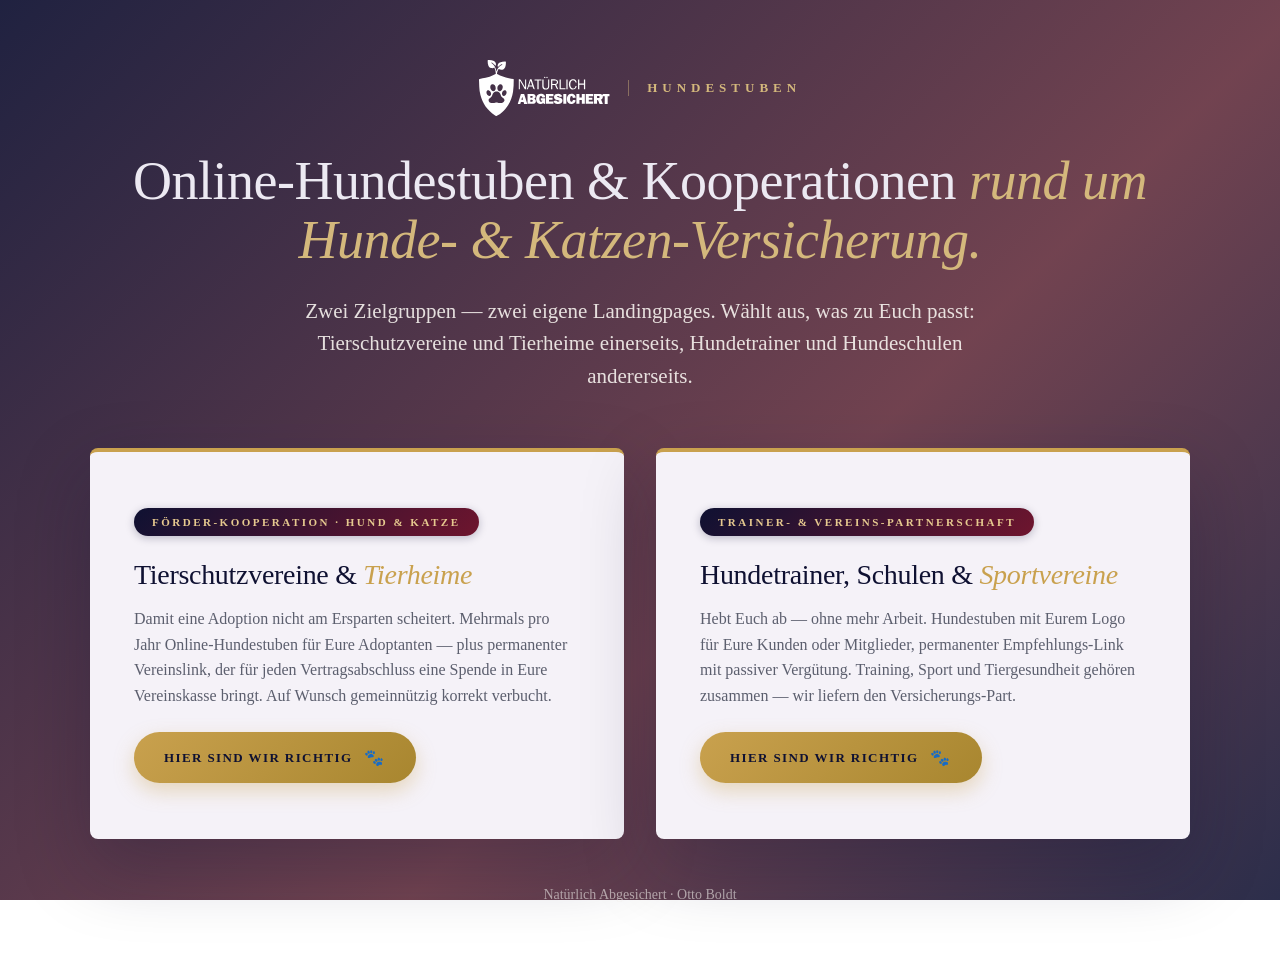
<file: index.html>
<!DOCTYPE html>
<html lang="de">
<head>
<meta charset="UTF-8">
<meta name="viewport" content="width=device-width, initial-scale=1.0">
<meta name="description" content="Natürlich Abgesichert — Online-Hundestuben und Kooperationen rund um Hunde- und Katzen-Versicherung. Zwei Landingpages: für Tierschutzvereine/Tierheime (Hund &amp; Katze) und für Hundetrainer.">
<title>Natürlich Abgesichert — Hundestuben · Auswahl</title>
<link rel="icon" type="image/svg+xml" href="assets/logo.svg">
<style>
  :root {
    --royal-deep: #0F1132;
    --royal-mid:  #1E2153;
    --wine-deep:  #4A0E1F;
    --wine-mid:   #6E152E;
    --wine-bright:#8B2540;
    --gold:       #C9A14E;
    --gold-soft:  #D4B87C;
    --gold-bright:#E6C98F;
    --gold-deep:  #A8862F;
    --cream:      #ECE9F2;
    --cream-warm: #D9D3E3;
    --ivory:      #F5F2F8;
    --text-dark:  #14172A;
    --text-muted: #5C5F6E;
    --line:       #CFC7D8;
    --shadow-md: 0 14px 36px rgba(15, 17, 50, 0.18);
    --shadow-lg: 0 28px 72px rgba(15, 17, 50, 0.28);
    --shadow-xl: 0 40px 100px rgba(15, 17, 50, 0.36);
  }
  * { box-sizing: border-box; margin: 0; padding: 0; }
  body {
    font-family: Georgia, 'Times New Roman', serif;
    background:
      linear-gradient(135deg, rgba(15, 17, 50, 0.93) 0%, rgba(74, 14, 31, 0.78) 60%, rgba(15, 17, 50, 0.88) 100%),
      url('https://images.unsplash.com/photo-1543466835-00a7907e9de1?w=2000&q=80&auto=format&fit=crop');
    background-size: cover;
    background-position: center;
    background-attachment: fixed;
    min-height: 100vh;
    color: var(--cream);
    display: flex;
    align-items: center;
    justify-content: center;
    padding: 60px 24px;
  }
  .wrap {
    max-width: 1100px;
    width: 100%;
    text-align: center;
  }
  .brand-line {
    display: inline-flex;
    align-items: center;
    gap: 18px;
    font-size: 13px;
    letter-spacing: 5px;
    text-transform: uppercase;
    color: var(--gold-soft);
    margin-bottom: 36px;
    font-weight: bold;
  }
  .brand-logo {
    height: 56px;
    width: auto;
    display: block;
  }
  .brand-tagline {
    border-left: 1px solid rgba(212, 184, 124, 0.45);
    padding-left: 18px;
  }
  @media (max-width: 600px) {
    .brand-line { flex-direction: column; align-items: flex-start; gap: 12px; }
    .brand-tagline { border-left: none; padding-left: 0; }
    .brand-logo { height: 48px; }
  }
  h1 {
    font-size: clamp(32px, 5vw, 54px);
    line-height: 1.1;
    margin-bottom: 24px;
    font-weight: normal;
    letter-spacing: -0.5px;
  }
  h1 em { color: var(--gold-soft); font-style: italic; }
  .sub {
    font-size: clamp(17px, 2vw, 21px);
    line-height: 1.55;
    color: rgba(250, 247, 242, 0.88);
    max-width: 740px;
    margin: 0 auto 56px;
  }
  .options {
    display: grid;
    grid-template-columns: repeat(2, 1fr);
    gap: 32px;
    margin-bottom: 48px;
  }
  @media (max-width: 800px) {
    .options { grid-template-columns: 1fr; gap: 24px; }
  }
  .option {
    background: var(--ivory);
    color: var(--text-dark);
    padding: 56px 44px;
    border-radius: 8px;
    text-align: left;
    text-decoration: none;
    box-shadow: var(--shadow-lg);
    transition: all 0.5s cubic-bezier(0.16, 1, 0.3, 1);
    border-top: 4px solid var(--gold);
    position: relative;
    overflow: hidden;
    display: flex;
    flex-direction: column;
  }
  .option::after {
    content: '';
    position: absolute;
    inset: 0;
    background: linear-gradient(135deg, transparent 55%, rgba(110, 21, 46, 0.06) 100%);
    opacity: 0;
    transition: opacity 0.5s ease;
    pointer-events: none;
  }
  .option:hover {
    transform: translateY(-12px);
    box-shadow: var(--shadow-xl);
    border-top-color: var(--wine-bright);
  }
  .option:hover::after { opacity: 1; }
  .option-tag {
    display: inline-block;
    background: linear-gradient(135deg, var(--royal-deep) 0%, var(--wine-mid) 100%);
    color: var(--gold-bright);
    padding: 8px 18px;
    font-size: 11px;
    letter-spacing: 2.5px;
    text-transform: uppercase;
    font-weight: bold;
    border-radius: 100px;
    margin-bottom: 22px;
    align-self: flex-start;
    box-shadow: 0 2px 8px rgba(15, 17, 50, 0.25);
  }
  .option h2 {
    color: var(--royal-deep);
    font-size: 28px;
    font-weight: normal;
    line-height: 1.2;
    margin-bottom: 14px;
    letter-spacing: -0.3px;
  }
  .option h2 em { color: var(--gold); font-style: italic; }
  .option p {
    color: var(--text-muted);
    font-size: 16px;
    line-height: 1.6;
    margin-bottom: 24px;
    flex-grow: 1;
  }
  .option-meta {
    display: flex;
    gap: 12px;
    flex-wrap: wrap;
    margin-bottom: 28px;
  }
  .meta-pill {
    background: var(--cream-warm);
    color: var(--royal-deep);
    padding: 5px 12px;
    border-radius: 100px;
    font-size: 12px;
    letter-spacing: 1px;
    text-transform: uppercase;
    font-weight: bold;
  }
  .option-cta {
    display: inline-flex;
    align-items: center;
    gap: 12px;
    padding: 16px 30px;
    background: linear-gradient(135deg, var(--gold) 0%, var(--gold-deep) 100%);
    color: var(--royal-deep);
    font-family: Georgia, serif;
    font-weight: bold;
    letter-spacing: 1.4px;
    text-transform: uppercase;
    font-size: 13px;
    border-radius: 100px;
    box-shadow: 0 8px 20px rgba(201, 161, 78, 0.35);
    margin-top: auto;
    align-self: flex-start;
    transition: all 0.4s cubic-bezier(0.16, 1, 0.3, 1);
  }
  .option:hover .option-cta {
    background: linear-gradient(135deg, var(--gold-bright) 0%, var(--gold) 100%);
    transform: translateY(-3px);
    box-shadow: 0 16px 32px rgba(201, 161, 78, 0.55), 0 0 0 1px var(--gold);
  }
  .option-cta .paw {
    display: inline-block;
    font-size: 16px;
    transition: transform 0.4s cubic-bezier(0.34, 1.56, 0.64, 1);
  }
  .option:hover .option-cta .paw { transform: rotate(-18deg) scale(1.2) translateX(2px); }

  .links-footer {
    margin-top: 24px;
    font-size: 14px;
    color: rgba(250, 247, 242, 0.6);
  }
  .links-footer a {
    color: var(--gold-soft);
    text-decoration: none;
    border-bottom: 1px solid rgba(184, 154, 92, 0.4);
    margin: 0 12px;
    transition: color 0.2s ease;
  }
  .links-footer a:hover { color: var(--gold-bright); }
</style>
</head>
<body>

<div class="wrap">
  <div class="brand-line">
    <img src="assets/logo.svg" alt="Natürlich Abgesichert" class="brand-logo">
    <span class="brand-tagline">Hundestuben</span>
  </div>
  <h1>Online-Hundestuben &amp; Kooperationen <em>rund um Hunde- &amp; Katzen-Versicherung.</em></h1>
  <p class="sub">
    Zwei Zielgruppen — zwei eigene Landingpages. Wählt aus, was zu Euch passt:
    Tierschutzvereine und Tierheime einerseits, Hundetrainer und Hundeschulen andererseits.
  </p>

  <div class="options">

    <a href="tierschutzverein/index.html" class="option">
      <span class="option-tag">Förder-Kooperation · Hund &amp; Katze</span>
      <h2>Tierschutzvereine &amp; <em>Tierheime</em></h2>
      <p>
        Damit eine Adoption nicht am Ersparten scheitert.
        Mehrmals pro Jahr Online-Hundestuben für Eure
        Adoptanten — plus permanenter Vereinslink, der für jeden
        Vertragsabschluss eine Spende in Eure Vereinskasse bringt.
        Auf Wunsch gemeinnützig korrekt verbucht.
      </p>
      <span class="option-cta">
        <span>Hier sind wir richtig</span>
        <span class="paw" aria-hidden="true">🐾</span>
      </span>
    </a>

    <a href="hundetrainer/index.html" class="option">
      <span class="option-tag">Trainer- &amp; Vereins-Partnerschaft</span>
      <h2>Hundetrainer, Schulen &amp; <em>Sportvereine</em></h2>
      <p>
        Hebt Euch ab — ohne mehr Arbeit. Hundestuben mit Eurem Logo für
        Eure Kunden oder Mitglieder, permanenter Empfehlungs-Link mit
        passiver Vergütung. Training, Sport und Tiergesundheit gehören
        zusammen — wir liefern den Versicherungs-Part.
      </p>
      <span class="option-cta">
        <span>Hier sind wir richtig</span>
        <span class="paw" aria-hidden="true">🐾</span>
      </span>
    </a>

  </div>

  <div class="links-footer">
    Natürlich Abgesichert · Otto Boldt
  </div>
</div>

</body>
</html>
</file>
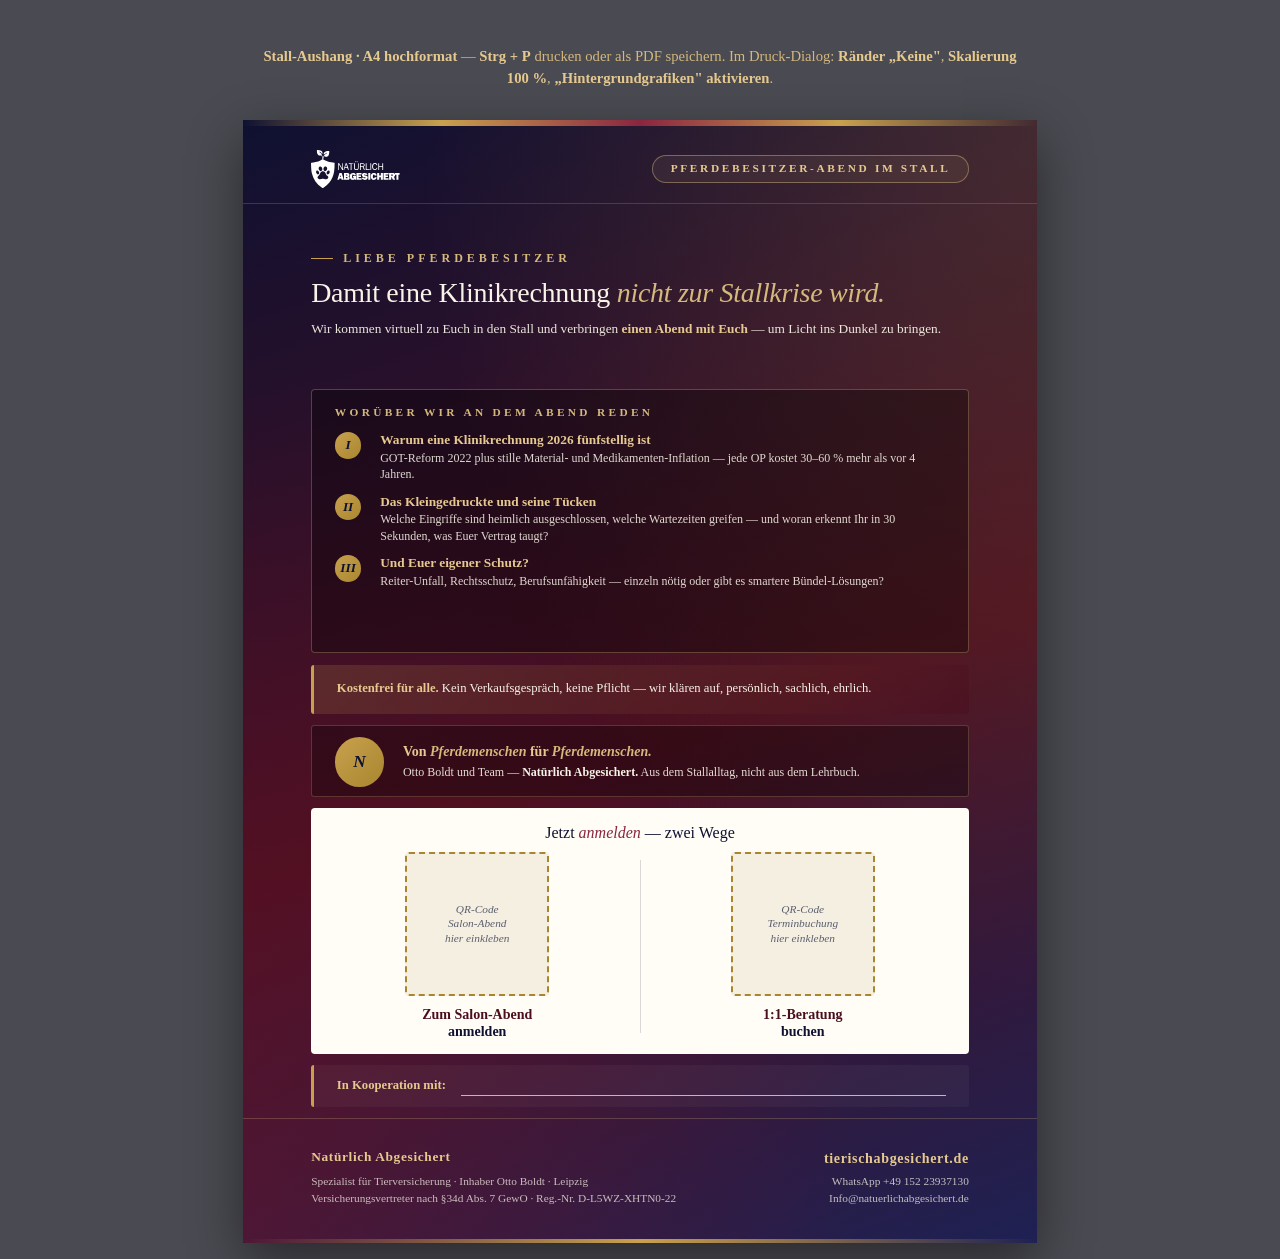
<file: flyer/pferd-stallaushang.html>
<!DOCTYPE html>
<html lang="de">
<head>
<meta charset="UTF-8">
<title>Aushang · Pferdebesitzer-Abend im Stall — Natürlich Abgesichert</title>
<link rel="icon" type="image/svg+xml" href="../assets/logo.svg">
<style>
  :root {
    --royal-deep:  #0F1132;
    --royal-mid:   #1E2153;
    --wine-deep:   #4A0E1F;
    --wine-mid:    #6E152E;
    --wine-bright: #8B2540;
    --gold:        #C9A14E;
    --gold-soft:   #D4B87C;
    --gold-bright: #E6C98F;
    --gold-deep:   #A8862F;
    --cream:       #F8F4E8;
    --ivory:       #FFFDF6;
    --cream-warm:  #F5EFE2;
    --text-dark:   #14172A;
    --text-muted:  #5C5F6E;
  }

  * { box-sizing: border-box; margin: 0; padding: 0; }
  html, body {
    font-family: Georgia, 'Times New Roman', serif;
    color: var(--cream);
    background: #4a4a52;
    line-height: 1.4;
  }

  /* A4 PAGE — CSS Grid mit festen Rows, jeder Block overflow:hidden */
  /* 297mm Aufteilung:  head 22  hero 46  topics 76  free 16  about 22  cta 68  cobrand 14  foot 33 = 297 */
  .page {
    width: 210mm;
    height: 297mm;
    margin: 16px auto;
    position: relative;
    overflow: hidden;
    color: var(--cream);
    background:
      radial-gradient(ellipse at top right, rgba(201,161,78,0.18) 0%, transparent 55%),
      radial-gradient(ellipse at bottom left, rgba(110,21,46,0.45) 0%, transparent 55%),
      linear-gradient(160deg, var(--royal-deep) 0%, var(--wine-deep) 55%, var(--royal-mid) 100%);
    box-shadow: 0 18px 50px rgba(0,0,0,0.45);
    -webkit-print-color-adjust: exact;
    print-color-adjust: exact;
    display: grid;
    grid-template-rows: 22mm 46mm 76mm 16mm 22mm 68mm 14mm 33mm;
  }
  .page::before {
    content: '';
    position: absolute;
    top: 0; left: 0; right: 0;
    height: 6px;
    background: linear-gradient(90deg, transparent 0%, var(--gold) 25%, var(--wine-bright) 50%, var(--gold) 75%, transparent 100%);
    z-index: 5;
  }
  .page::after {
    content: '';
    position: absolute;
    bottom: 0; left: 0; right: 0;
    height: 4px;
    background: linear-gradient(90deg, transparent 0%, var(--gold) 50%, transparent 100%);
    z-index: 5;
  }

  .block {
    padding: 0 18mm;
    overflow: hidden;
  }

  /* ============ HEADER 22mm ============ */
  .b-head {
    padding-top: 7mm;
    padding-bottom: 3mm;
    display: flex;
    align-items: center;
    justify-content: space-between;
    gap: 8mm;
    border-bottom: 1px solid rgba(212,184,124,0.22);
  }
  .b-head .logo { height: 10mm; width: auto; }
  .b-head .micro {
    color: var(--gold-bright);
    font-size: 8.5pt;
    letter-spacing: 2pt;
    text-transform: uppercase;
    background: rgba(212,184,124,0.08);
    border: 1px solid rgba(212,184,124,0.45);
    border-radius: 100px;
    padding: 4pt 13pt;
    font-weight: bold;
    white-space: nowrap;
  }

  /* ============ HERO 46mm ============ */
  .b-hero {
    padding-top: 5mm;
    padding-bottom: 3mm;
    display: flex;
    flex-direction: column;
    justify-content: center;
  }
  .b-hero .eyebrow {
    color: var(--gold-soft);
    text-transform: uppercase;
    letter-spacing: 3pt;
    font-size: 9pt;
    font-weight: bold;
    display: inline-flex;
    align-items: center;
    gap: 10px;
  }
  .b-hero .eyebrow::before {
    content: '';
    width: 22px;
    height: 1px;
    background: var(--gold);
  }
  .b-hero h1 {
    margin-top: 3mm;
    font-size: 21pt;
    line-height: 1.1;
    font-weight: normal;
    letter-spacing: -0.3px;
    color: var(--cream);
  }
  .b-hero h1 em {
    color: var(--gold-soft);
    font-style: italic;
  }
  .b-hero .lead {
    margin-top: 3mm;
    font-size: 10pt;
    line-height: 1.4;
    color: rgba(248,244,232,0.94);
  }
  .b-hero .lead strong {
    color: var(--gold-bright);
    font-weight: bold;
  }

  /* ============ TOPICS 76mm ============ */
  .b-topics {
    padding-top: 3mm;
    padding-bottom: 3mm;
  }
  .b-topics .inner {
    height: 100%;
    padding: 4mm 6mm;
    background: rgba(0,0,0,0.32);
    border: 1px solid rgba(212,184,124,0.32);
    border-radius: 4px;
    overflow: hidden;
  }
  .b-topics .label {
    color: var(--gold-soft);
    text-transform: uppercase;
    letter-spacing: 2.5pt;
    font-size: 8.5pt;
    font-weight: bold;
    margin-bottom: 3mm;
    display: block;
  }
  .b-topics ul { list-style: none; }
  .b-topics li {
    display: grid;
    grid-template-columns: 8mm 1fr;
    gap: 4mm;
    margin-bottom: 3mm;
    align-items: start;
  }
  .b-topics li:last-child { margin-bottom: 0; }
  .b-topics li .marker {
    width: 7mm;
    height: 7mm;
    background: linear-gradient(135deg, var(--gold) 0%, var(--gold-deep) 100%);
    color: var(--royal-deep);
    border-radius: 50%;
    display: flex;
    align-items: center;
    justify-content: center;
    font-style: italic;
    font-size: 10pt;
    font-weight: bold;
  }
  .b-topics li .txt strong {
    color: var(--gold-bright);
    font-weight: bold;
    display: block;
    margin-bottom: 0.5mm;
    font-size: 10pt;
    line-height: 1.2;
  }
  .b-topics li .txt span {
    color: rgba(248,244,232,0.88);
    font-size: 9pt;
    line-height: 1.35;
    display: block;
  }

  /* ============ KOSTENFREI 16mm ============ */
  .b-free {
    padding-top: 0;
    padding-bottom: 3mm;
  }
  .b-free .inner {
    height: 100%;
    padding: 2.5mm 6mm;
    background: linear-gradient(135deg, rgba(201,161,78,0.18) 0%, rgba(74,14,31,0.55) 100%);
    border-left: 3px solid var(--gold);
    border-radius: 3px;
    font-size: 9.5pt;
    line-height: 1.4;
    color: var(--cream);
    display: flex;
    align-items: center;
    overflow: hidden;
  }
  .b-free strong { color: var(--gold-bright); font-weight: bold; }

  /* ============ ABOUT 22mm ============ */
  .b-about {
    padding-top: 0;
    padding-bottom: 3mm;
  }
  .b-about .inner {
    height: 100%;
    padding: 3mm 6mm;
    background: rgba(0,0,0,0.30);
    border: 1px solid rgba(212,184,124,0.25);
    border-radius: 3px;
    display: grid;
    grid-template-columns: 13mm 1fr;
    gap: 5mm;
    align-items: center;
    overflow: hidden;
  }
  .b-about .badge {
    width: 13mm;
    height: 13mm;
    background: linear-gradient(135deg, var(--gold) 0%, var(--gold-deep) 100%);
    color: var(--royal-deep);
    border-radius: 50%;
    display: flex;
    align-items: center;
    justify-content: center;
    font-family: Georgia, serif;
    font-style: italic;
    font-size: 13pt;
    font-weight: bold;
  }
  .b-about h3 {
    font-size: 10.5pt;
    color: var(--gold-bright);
    font-weight: bold;
    margin-bottom: 1mm;
    line-height: 1.2;
  }
  .b-about h3 em {
    color: var(--gold-soft);
    font-style: italic;
  }
  .b-about p {
    font-size: 9pt;
    color: rgba(248,244,232,0.90);
    line-height: 1.35;
  }
  .b-about p strong {
    color: var(--cream);
    font-weight: bold;
  }

  /* ============ CTA 68mm ============ */
  .b-cta {
    padding-top: 0;
    padding-bottom: 3mm;
  }
  .b-cta .inner {
    height: 100%;
    padding: 4mm 5mm;
    background: var(--ivory);
    border-radius: 4px;
    color: var(--text-dark);
    display: grid;
    grid-template-rows: auto 1fr;
    overflow: hidden;
  }
  .b-cta h3 {
    font-size: 12pt;
    color: var(--royal-deep);
    font-weight: normal;
    margin-bottom: 2.5mm;
    line-height: 1.2;
    text-align: center;
  }
  .b-cta h3 em { color: var(--wine-bright); font-style: italic; }
  .b-cta .dual {
    display: grid;
    grid-template-columns: 1fr 1px 1fr;
    gap: 4mm;
    align-items: center;
  }
  .b-cta .divider {
    width: 1px;
    background: rgba(15,17,50,0.15);
    align-self: stretch;
    margin: 2mm 0;
  }
  .b-cta .opt {
    display: flex;
    flex-direction: column;
    align-items: center;
    text-align: center;
    gap: 2mm;
  }
  .b-cta .opt .qr {
    width: 38mm;
    height: 38mm;
    background: var(--cream-warm);
    border: 2px dashed var(--gold-deep);
    border-radius: 4px;
    display: flex;
    align-items: center;
    justify-content: center;
    text-align: center;
    font-size: 8.5pt;
    color: var(--text-muted);
    line-height: 1.3;
    padding: 2mm;
    font-style: italic;
  }
  .b-cta .opt h4 {
    font-size: 10.5pt;
    color: var(--royal-deep);
    font-weight: bold;
    line-height: 1.2;
    margin-top: 1mm;
  }
  .b-cta .opt h4 .accent { color: var(--wine-deep); }

  /* ============ COBRANDING 14mm ============ */
  .b-cobrand {
    padding-top: 0;
    padding-bottom: 3mm;
  }
  .b-cobrand .inner {
    height: 100%;
    padding: 2mm 6mm;
    background: rgba(248,244,232,0.04);
    border-left: 3px solid var(--gold);
    border-radius: 3px;
    font-size: 9.5pt;
    color: var(--cream);
    display: flex;
    align-items: center;
    gap: 4mm;
    overflow: hidden;
  }
  .b-cobrand .label {
    color: var(--gold-bright);
    font-weight: bold;
    flex-shrink: 0;
  }
  .b-cobrand .blank {
    flex: 1;
    border-bottom: 1px solid var(--gold-soft);
    height: 5mm;
  }

  /* ============ FOOTER 33mm ============ */
  .b-foot {
    padding-top: 4mm;
    padding-bottom: 6mm;
    border-top: 1px solid rgba(212,184,124,0.25);
    display: flex;
    align-items: center;
    justify-content: space-between;
    gap: 6mm;
    font-size: 8.5pt;
    color: rgba(248,244,232,0.75);
  }
  .b-foot .left { line-height: 1.5; }
  .b-foot .left .brand {
    color: var(--gold-bright);
    font-weight: bold;
    letter-spacing: 0.5pt;
    font-size: 10pt;
    display: block;
    margin-bottom: 1.5mm;
  }
  .b-foot .right { text-align: right; line-height: 1.5; }
  .b-foot .right .url {
    color: var(--gold-bright);
    font-weight: bold;
    font-size: 10.5pt;
    letter-spacing: 0.5pt;
    display: block;
    margin-bottom: 1mm;
  }

  /* ---------- PRINT ---------- */
  @page {
    size: A4 portrait;
    margin: 0;
  }
  @media print {
    html, body {
      background: white;
      -webkit-print-color-adjust: exact !important;
      print-color-adjust: exact !important;
      color-adjust: exact !important;
    }
    *, *::before, *::after {
      -webkit-print-color-adjust: exact !important;
      print-color-adjust: exact !important;
      color-adjust: exact !important;
    }
    .page {
      margin: 0 !important;
      box-shadow: none !important;
      width: 210mm !important;
      height: 297mm !important;
      page-break-after: avoid !important;
      page-break-inside: avoid !important;
      break-after: avoid !important;
      break-inside: avoid !important;
    }
    .screen-hint { display: none !important; }
  }

  .screen-hint {
    text-align: center;
    padding: 12mm 16px 4mm;
    color: #d4b87c;
    font-size: 11pt;
    line-height: 1.5;
    max-width: 210mm;
    margin: 0 auto;
  }
  .screen-hint strong { color: #E6C98F; }
</style>
</head>
<body>

<div class="screen-hint">
  <strong>Stall-Aushang · A4 hochformat</strong> — <strong>Strg + P</strong> drucken oder als PDF speichern.
  Im Druck-Dialog: <strong>Ränder „Keine"</strong>, <strong>Skalierung 100 %</strong>, <strong>„Hintergrundgrafiken" aktivieren</strong>.
</div>

<div class="page">

  <!-- 22mm Header -->
  <div class="block b-head">
    <img src="../assets/logo.svg" alt="Natürlich Abgesichert" class="logo">
    <span class="micro">Pferdebesitzer-Abend im Stall</span>
  </div>

  <!-- 46mm Hero -->
  <div class="block b-hero">
    <span class="eyebrow">Liebe Pferdebesitzer</span>
    <h1>Damit eine Klinikrechnung <em>nicht zur Stallkrise wird.</em></h1>
    <p class="lead">
      Wir kommen virtuell zu Euch in den Stall und verbringen <strong>einen Abend mit Euch</strong> — um Licht ins Dunkel zu bringen.
    </p>
  </div>

  <!-- 76mm Topics -->
  <div class="block b-topics">
    <div class="inner">
      <span class="label">Worüber wir an dem Abend reden</span>
      <ul>
        <li>
          <div class="marker">I</div>
          <div class="txt">
            <strong>Warum eine Klinikrechnung 2026 fünfstellig ist</strong>
            <span>GOT-Reform 2022 plus stille Material- und Medikamenten-Inflation — jede OP kostet 30–60 % mehr als vor 4 Jahren.</span>
          </div>
        </li>
        <li>
          <div class="marker">II</div>
          <div class="txt">
            <strong>Das Kleingedruckte und seine Tücken</strong>
            <span>Welche Eingriffe sind heimlich ausgeschlossen, welche Wartezeiten greifen — und woran erkennt Ihr in 30 Sekunden, was Euer Vertrag taugt?</span>
          </div>
        </li>
        <li>
          <div class="marker">III</div>
          <div class="txt">
            <strong>Und Euer eigener Schutz?</strong>
            <span>Reiter-Unfall, Rechtsschutz, Berufsunfähigkeit — einzeln nötig oder gibt es smartere Bündel-Lösungen?</span>
          </div>
        </li>
      </ul>
    </div>
  </div>

  <!-- 16mm Kostenfrei -->
  <div class="block b-free">
    <div class="inner">
      <span><strong>Kostenfrei für alle.</strong> Kein Verkaufsgespräch, keine Pflicht — wir klären auf, persönlich, sachlich, ehrlich.</span>
    </div>
  </div>

  <!-- 22mm About -->
  <div class="block b-about">
    <div class="inner">
      <div class="badge">N</div>
      <div>
        <h3>Von <em>Pferdemenschen</em> für <em>Pferdemenschen.</em></h3>
        <p>Otto Boldt und Team — <strong>Natürlich Abgesichert.</strong> Aus dem Stallalltag, nicht aus dem Lehrbuch.</p>
      </div>
    </div>
  </div>

  <!-- 68mm CTA -->
  <div class="block b-cta">
    <div class="inner">
      <h3>Jetzt <em>anmelden</em> — zwei Wege</h3>
      <div class="dual">
        <div class="opt">
          <div class="qr">QR-Code<br>Salon-Abend<br>hier einkleben</div>
          <h4><span class="accent">Zum Salon-Abend</span><br>anmelden</h4>
        </div>
        <div class="divider"></div>
        <div class="opt">
          <div class="qr">QR-Code<br>Terminbuchung<br>hier einkleben</div>
          <h4><span class="accent">1:1-Beratung</span><br>buchen</h4>
        </div>
      </div>
    </div>
  </div>

  <!-- 14mm Cobranding -->
  <div class="block b-cobrand">
    <div class="inner">
      <span class="label">In Kooperation mit:</span>
      <span class="blank"></span>
    </div>
  </div>

  <!-- 33mm Footer -->
  <div class="block b-foot">
    <div class="left">
      <span class="brand">Natürlich Abgesichert</span>
      Spezialist für Tierversicherung · Inhaber Otto Boldt · Leipzig<br>
      Versicherungs­vertreter nach §34d Abs. 7 GewO · Reg.-Nr. D-L5WZ-XHTN0-22
    </div>
    <div class="right">
      <span class="url">tierischabgesichert.de</span>
      WhatsApp +49 152 23937130<br>
      Info@natuerlichabgesichert.de
    </div>
  </div>

</div>

</body>
</html>
</file>
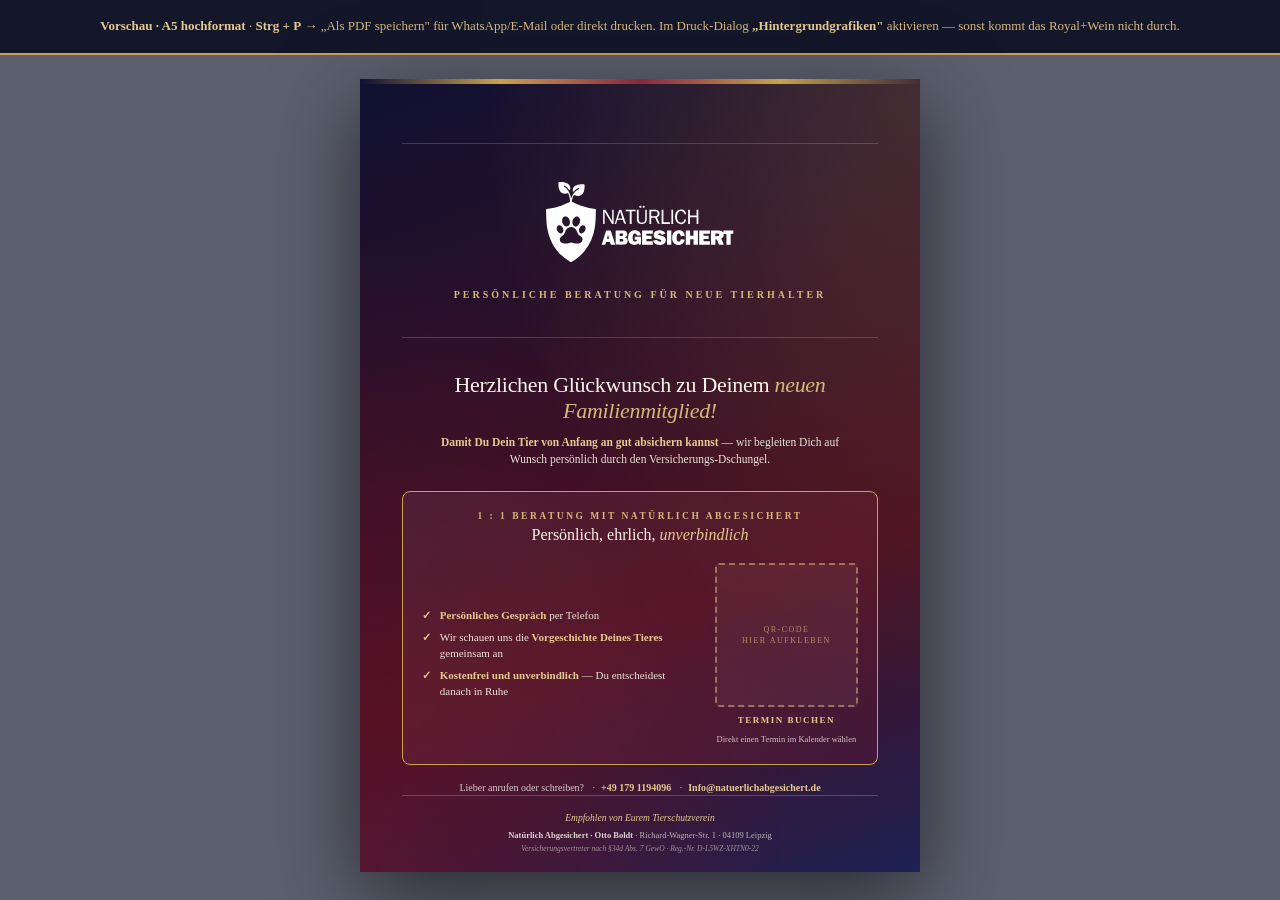
<file: flyer/tierschutzverein-adoption-flyer.html>
<!DOCTYPE html>
<html lang="de">
<head>
<meta charset="UTF-8">
<title>Natürlich Abgesichert — Glückwunsch zur Adoption (Beilage-Flyer)</title>
<link rel="icon" type="image/svg+xml" href="../assets/logo.svg">
<style>
  :root {
    --royal-deep:  #0F1132;
    --royal-mid:   #1E2153;
    --wine-deep:   #4A0E1F;
    --wine-mid:    #6E152E;
    --wine-bright: #8B2540;
    --gold:        #C9A14E;
    --gold-soft:   #D4B87C;
    --gold-bright: #E6C98F;
    --gold-deep:   #A8862F;
    --cream:       #F8F4E8;
    --text-dark:   #14172A;
  }
  * { box-sizing: border-box; margin: 0; padding: 0; }
  html, body {
    font-family: Georgia, 'Times New Roman', serif;
    color: var(--text-dark);
    background: #5C5F6E;
  }
  @page {
    size: A5 portrait;
    margin: 0;
  }
  @media print {
    body { background: #fff; }
    .screen-hint { display: none !important; }
  }
  .screen-hint {
    background: #14172A;
    color: var(--gold-soft);
    text-align: center;
    padding: 16px;
    font-size: 13px;
    line-height: 1.6;
    border-bottom: 2px solid var(--gold);
  }
  .screen-hint strong { color: var(--gold-bright); }

  /* A5 Sheet 148 x 210mm */
  .sheet {
    width: 148mm;
    height: 210mm;
    margin: 24px auto;
    background:
      radial-gradient(ellipse at top right, rgba(201, 161, 78, 0.20) 0%, transparent 55%),
      radial-gradient(ellipse at bottom left, rgba(110, 21, 46, 0.50) 0%, transparent 55%),
      linear-gradient(160deg, var(--royal-deep) 0%, var(--wine-deep) 65%, var(--royal-mid) 100%);
    color: var(--cream);
    padding: 9mm 11mm;
    position: relative;
    overflow: hidden;
    box-shadow: 0 24px 80px rgba(0,0,0,0.55);
    display: flex;
    flex-direction: column;
  }
  @media print {
    .sheet { margin: 0; box-shadow: none; -webkit-print-color-adjust: exact; print-color-adjust: exact; }
  }
  .sheet::before {
    content: '';
    position: absolute;
    top: 0; left: 0; right: 0;
    height: 5px;
    background: linear-gradient(90deg, transparent 0%, var(--gold) 25%, var(--wine-bright) 50%, var(--gold) 75%, transparent 100%);
  }

  /* HERO LOGO: groß mittig statt Bild */
  .hero-logo {
    margin-top: 8mm;
    margin-bottom: 4mm;
    text-align: center;
    padding: 10mm 0;
    border-top: 1px solid rgba(212, 184, 124, 0.25);
    border-bottom: 1px solid rgba(212, 184, 124, 0.25);
  }
  .hero-logo img {
    height: 80px;
    width: auto;
    display: inline-block;
  }
  .hero-logo .hero-tag {
    display: block;
    margin-top: 6mm;
    font-size: 10px;
    letter-spacing: 3px;
    text-transform: uppercase;
    color: var(--gold-soft);
    font-weight: bold;
  }

  /* HEADLINE BLOCK */
  .headline-block {
    margin-top: 5mm;
    text-align: center;
  }
  .headline {
    font-size: 22px;
    line-height: 1.15;
    font-weight: normal;
    letter-spacing: -0.3px;
    color: var(--cream);
  }
  .headline em {
    color: var(--gold-soft);
    font-style: italic;
  }
  .lead {
    margin-top: 3mm;
    font-size: 11.5px;
    line-height: 1.5;
    color: rgba(248, 244, 232, 0.92);
    max-width: 115mm;
    margin-left: auto;
    margin-right: auto;
  }
  .lead strong { color: var(--gold-bright); font-weight: bold; }

  /* ACTION-CARD: Bullets links + QR rechts in EINER Box */
  .action-card {
    margin-top: 6mm;
    background: linear-gradient(135deg, rgba(255, 255, 255, 0.06) 0%, rgba(110, 21, 46, 0.32) 100%);
    border: 1px solid var(--gold);
    border-radius: 8px;
    padding: 5mm 5mm;
  }
  .action-eyebrow {
    font-size: 9.5px;
    letter-spacing: 2.5px;
    text-transform: uppercase;
    color: var(--gold-soft);
    font-weight: bold;
    text-align: center;
    margin-bottom: 4px;
  }
  .action-headline {
    font-size: 16px;
    line-height: 1.2;
    color: var(--cream);
    text-align: center;
    margin-bottom: 5mm;
    font-weight: normal;
  }
  .action-headline em { color: var(--gold-bright); font-style: italic; }

  .action-grid {
    display: grid;
    grid-template-columns: 1fr 38mm;
    gap: 5mm;
    align-items: center;
  }
  .action-grid ul { list-style: none; }
  .action-grid ul li {
    font-size: 11px;
    color: rgba(248, 244, 232, 0.92);
    padding-left: 18px;
    margin-bottom: 6px;
    position: relative;
    line-height: 1.45;
  }
  .action-grid ul li:last-child { margin-bottom: 0; }
  .action-grid ul li::before {
    content: '✓';
    position: absolute;
    left: 0;
    color: var(--gold-bright);
    font-weight: bold;
  }
  .action-grid ul li strong { color: var(--gold-bright); }

  .qr-block {
    display: flex;
    flex-direction: column;
    align-items: center;
    gap: 2mm;
  }
  .qr-placeholder {
    width: 38mm;
    height: 38mm;
    background: rgba(255,255,255,0.05);
    border: 2px dashed rgba(212, 184, 124, 0.55);
    border-radius: 4px;
    display: flex;
    align-items: center;
    justify-content: center;
    text-align: center;
    color: rgba(212, 184, 124, 0.7);
    font-size: 8px;
    letter-spacing: 1.5px;
    text-transform: uppercase;
    line-height: 1.4;
    padding: 3mm;
  }
  .qr-caption {
    font-size: 9px;
    color: var(--gold-bright);
    text-align: center;
    text-transform: uppercase;
    letter-spacing: 1.5px;
    font-weight: bold;
    line-height: 1.3;
  }
  .qr-caption-sub {
    font-size: 8.5px;
    color: rgba(248, 244, 232, 0.78);
    text-align: center;
    line-height: 1.35;
    text-transform: none;
    letter-spacing: 0;
    font-weight: normal;
  }

  /* KONTAKT-ZEILE */
  .contact-line {
    margin-top: 4mm;
    text-align: center;
    font-size: 10px;
    color: rgba(248, 244, 232, 0.82);
    line-height: 1.5;
  }
  .contact-line strong { color: var(--gold-bright); }
  .contact-line .sep { color: var(--gold-soft); margin: 0 6px; }

  /* FOOTER */
  .foot {
    margin-top: auto;
    padding-top: 4mm;
    border-top: 1px solid rgba(212, 184, 124, 0.30);
    text-align: center;
    font-size: 8.5px;
    color: rgba(248, 244, 232, 0.7);
    line-height: 1.55;
  }
  .foot .empfehlung {
    color: var(--gold-bright);
    font-style: italic;
    font-size: 9.5px;
    margin-bottom: 3px;
  }
  .foot .imprint strong { color: rgba(248, 244, 232, 0.85); }
  .foot .legal {
    margin-top: 1px;
    font-size: 7.5px;
    color: rgba(248, 244, 232, 0.55);
    font-style: italic;
  }
</style>
</head>
<body>

<div class="screen-hint">
  <strong>Vorschau · A5 hochformat</strong> · <strong>Strg + P</strong> →
  „Als PDF speichern" für WhatsApp/E-Mail oder direkt drucken. Im Druck-Dialog
  <strong>„Hintergrundgrafiken"</strong> aktivieren — sonst kommt das Royal+Wein nicht durch.
</div>

<div class="sheet">

  <!-- HERO LOGO mittig -->
  <div class="hero-logo">
    <img src="../assets/logo.svg" alt="Natürlich Abgesichert">
    <span class="hero-tag">Persönliche Beratung für neue Tierhalter</span>
  </div>

  <!-- HEADLINE + LEAD -->
  <div class="headline-block">
    <h1 class="headline">Herzlichen Glückwunsch zu Deinem <em>neuen Familienmitglied!</em></h1>
    <p class="lead">
      <strong>Damit Du Dein Tier von Anfang an gut absichern kannst</strong> —
      wir begleiten Dich auf Wunsch persönlich durch den Versicherungs-Dschungel.
    </p>
  </div>

  <!-- ACTION-CARD: Bullets + QR in einer Karte -->
  <div class="action-card">
    <div class="action-eyebrow">1 : 1 Beratung mit Natürlich Abgesichert</div>
    <h2 class="action-headline">Persönlich, ehrlich, <em>unverbindlich</em></h2>

    <div class="action-grid">
      <ul>
        <li><strong>Persönliches Gespräch</strong> per Telefon</li>
        <li>Wir schauen uns die <strong>Vorgeschichte Deines Tieres</strong> gemeinsam an</li>
        <li><strong>Kostenfrei und unverbindlich</strong> — Du entscheidest danach in Ruhe</li>
      </ul>

      <div class="qr-block">
        <div class="qr-placeholder">QR-Code<br>hier aufkleben</div>
        <div class="qr-caption">Termin buchen</div>
        <div class="qr-caption-sub">Direkt einen Termin im Kalender wählen</div>
      </div>
    </div>
  </div>

  <!-- KONTAKT-ZEILE -->
  <div class="contact-line">
    Lieber anrufen oder schreiben?
    <span class="sep">·</span><strong>+49 179 1194096</strong>
    <span class="sep">·</span><strong>Info@natuerlichabgesichert.de</strong>
  </div>

  <!-- FOOTER -->
  <div class="foot">
    <div class="empfehlung">Empfohlen von Eurem Tierschutzverein</div>
    <div class="imprint">
      <strong>Natürlich Abgesichert · Otto Boldt</strong> · Richard-Wagner-Str. 1 · 04109 Leipzig
    </div>
    <div class="legal">
      Versicherungs­vertreter nach §34d Abs. 7 GewO · Reg.-Nr. D-L5WZ-XHTN0-22
    </div>
  </div>

</div>

</body>
</html>
</file>
